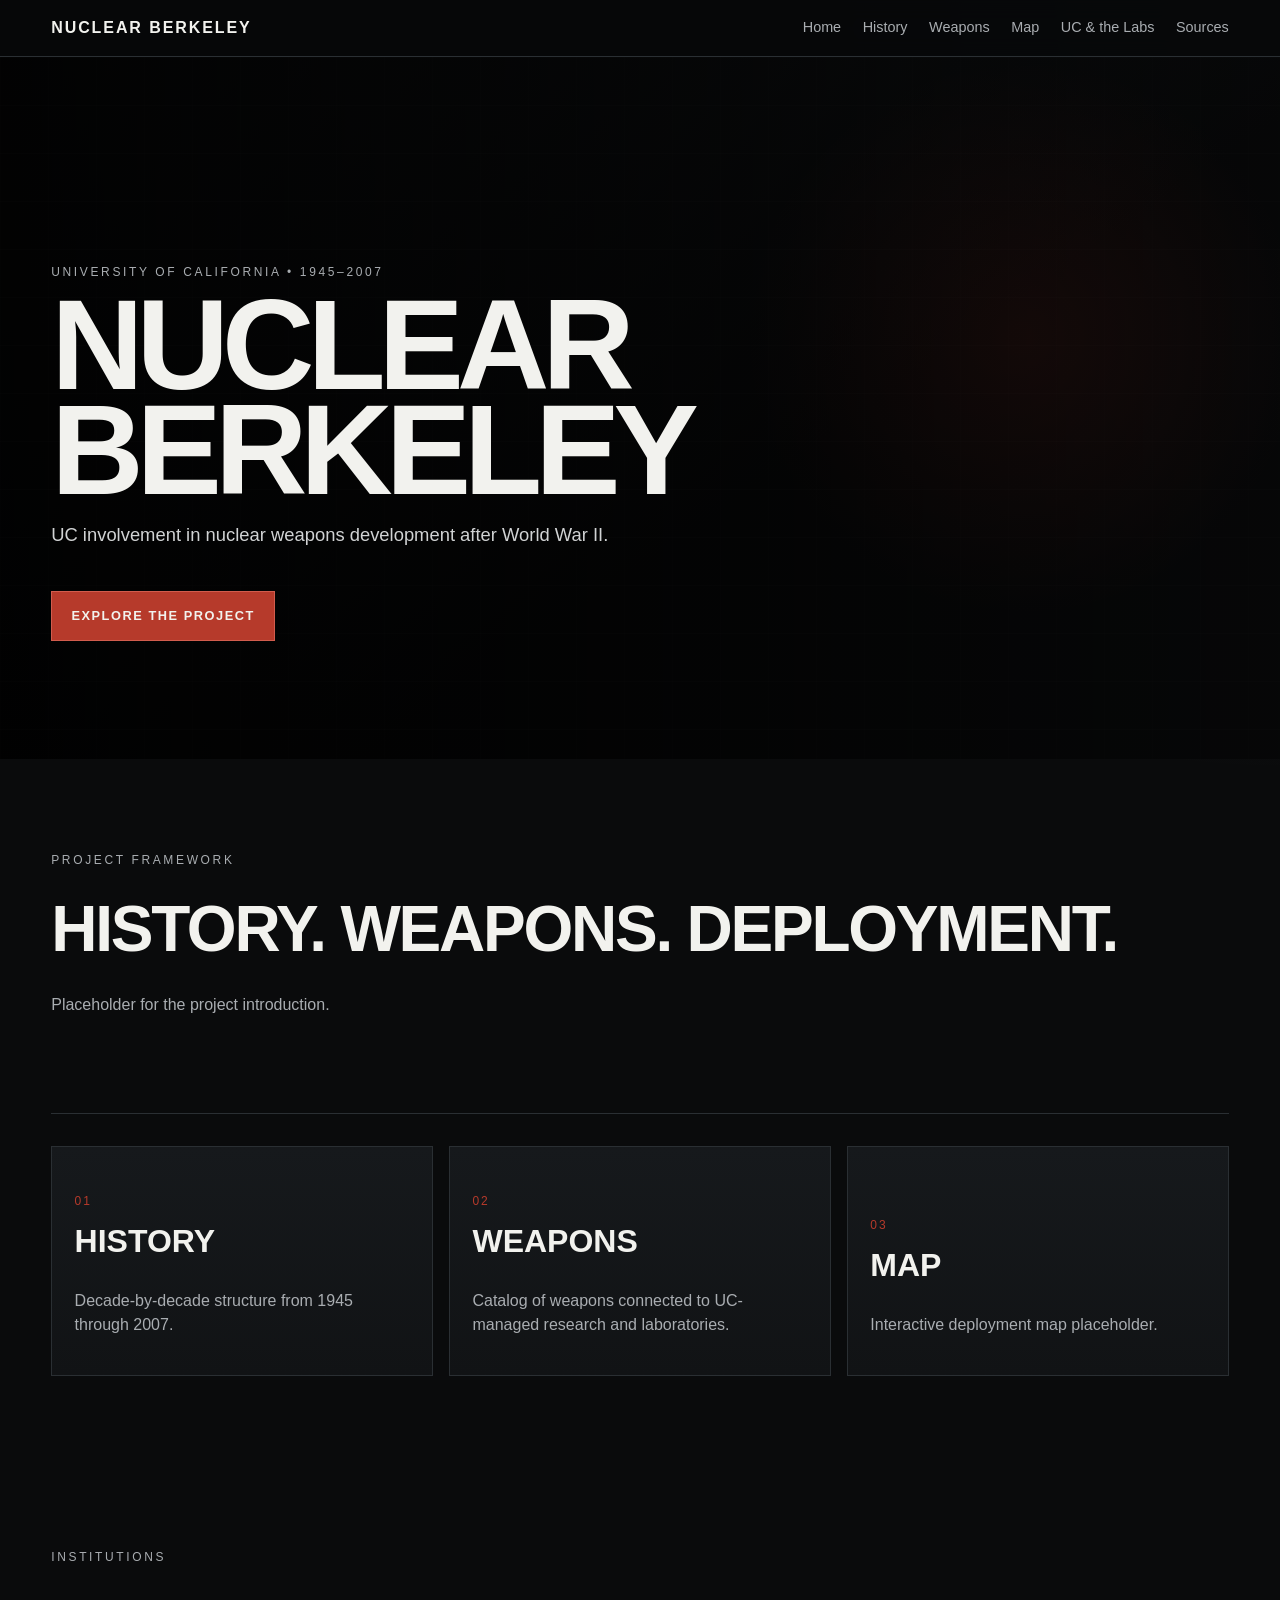
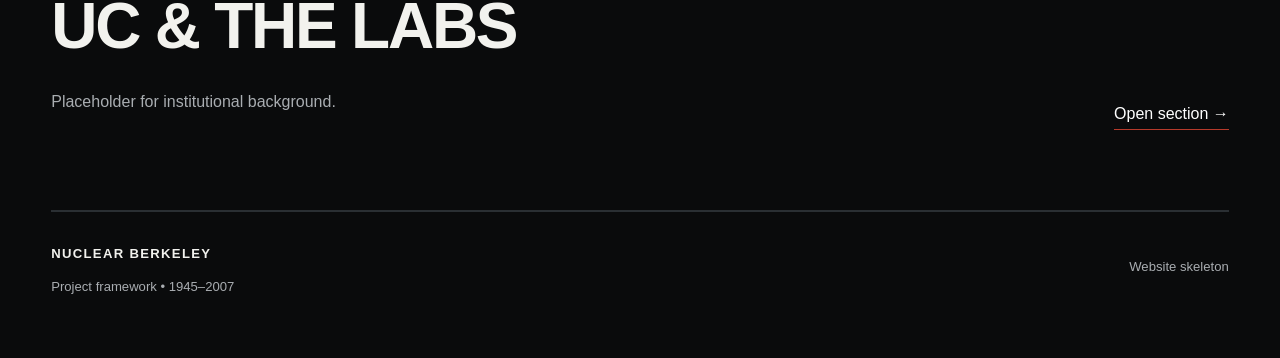
<file: index.html>
<!DOCTYPE html>
<html lang="en">
<head>
    <meta charset="UTF-8">
    <meta name="viewport" content="width=device-width, initial-scale=1.0">
    <title>Home | Nuclear Berkeley</title>
    <link rel="stylesheet" href="style.css">
</head>
<body>

<header class="site-header">
    <a class="brand" href="index.html">NUCLEAR BERKELEY</a>
    <button class="nav-toggle" aria-label="Toggle navigation">☰</button>
    <nav class="site-nav">
        <a href="index.html">Home</a>
        <a href="history.html">History</a>
        <a href="weapons.html">Weapons</a>
        <a href="map.html">Map</a>
        <a href="labs.html">UC &amp; the Labs</a>
        <a href="sources.html">Sources</a>
    </nav>
</header>


        <section class="hero">
            <div class="hero-overlay"></div>
            <div class="hero-content">
                <p class="eyebrow">UNIVERSITY OF CALIFORNIA • 1945–2007</p>
                <h1>NUCLEAR<br>BERKELEY</h1>
                <p class="hero-subtitle">UC involvement in nuclear weapons development after World War II.</p>
                <a class="button" href="history.html">Explore the project</a>
            </div>
        </section>

        <main class="page-shell">
            <section class="intro-block">
                <p class="section-kicker">PROJECT FRAMEWORK</p>
                <h2>History. Weapons. Deployment.</h2>
                <p class="placeholder">Placeholder for the project introduction.</p>
            </section>

            <section class="card-grid three">
                <a class="feature-card" href="history.html">
                    <span class="card-number">01</span>
                    <h3>History</h3>
                    <p>Decade-by-decade structure from 1945 through 2007.</p>
                </a>
                <a class="feature-card" href="weapons.html">
                    <span class="card-number">02</span>
                    <h3>Weapons</h3>
                    <p>Catalog of weapons connected to UC-managed research and laboratories.</p>
                </a>
                <a class="feature-card" href="map.html">
                    <span class="card-number">03</span>
                    <h3>Map</h3>
                    <p>Interactive deployment map placeholder.</p>
                </a>
            </section>

            <section class="split-block">
                <div>
                    <p class="section-kicker">INSTITUTIONS</p>
                    <h2>UC &amp; the Labs</h2>
                    <p class="placeholder">Placeholder for institutional background.</p>
                </div>
                <a class="text-link" href="labs.html">Open section →</a>
            </section>
        </main>
    

<footer class="site-footer">
    <div>
        <strong>NUCLEAR BERKELEY</strong>
        <p>Project framework • 1945–2007</p>
    </div>
    <p>Website skeleton</p>
</footer>
<script src="site.js"></script>

</body>
</html>
</file>
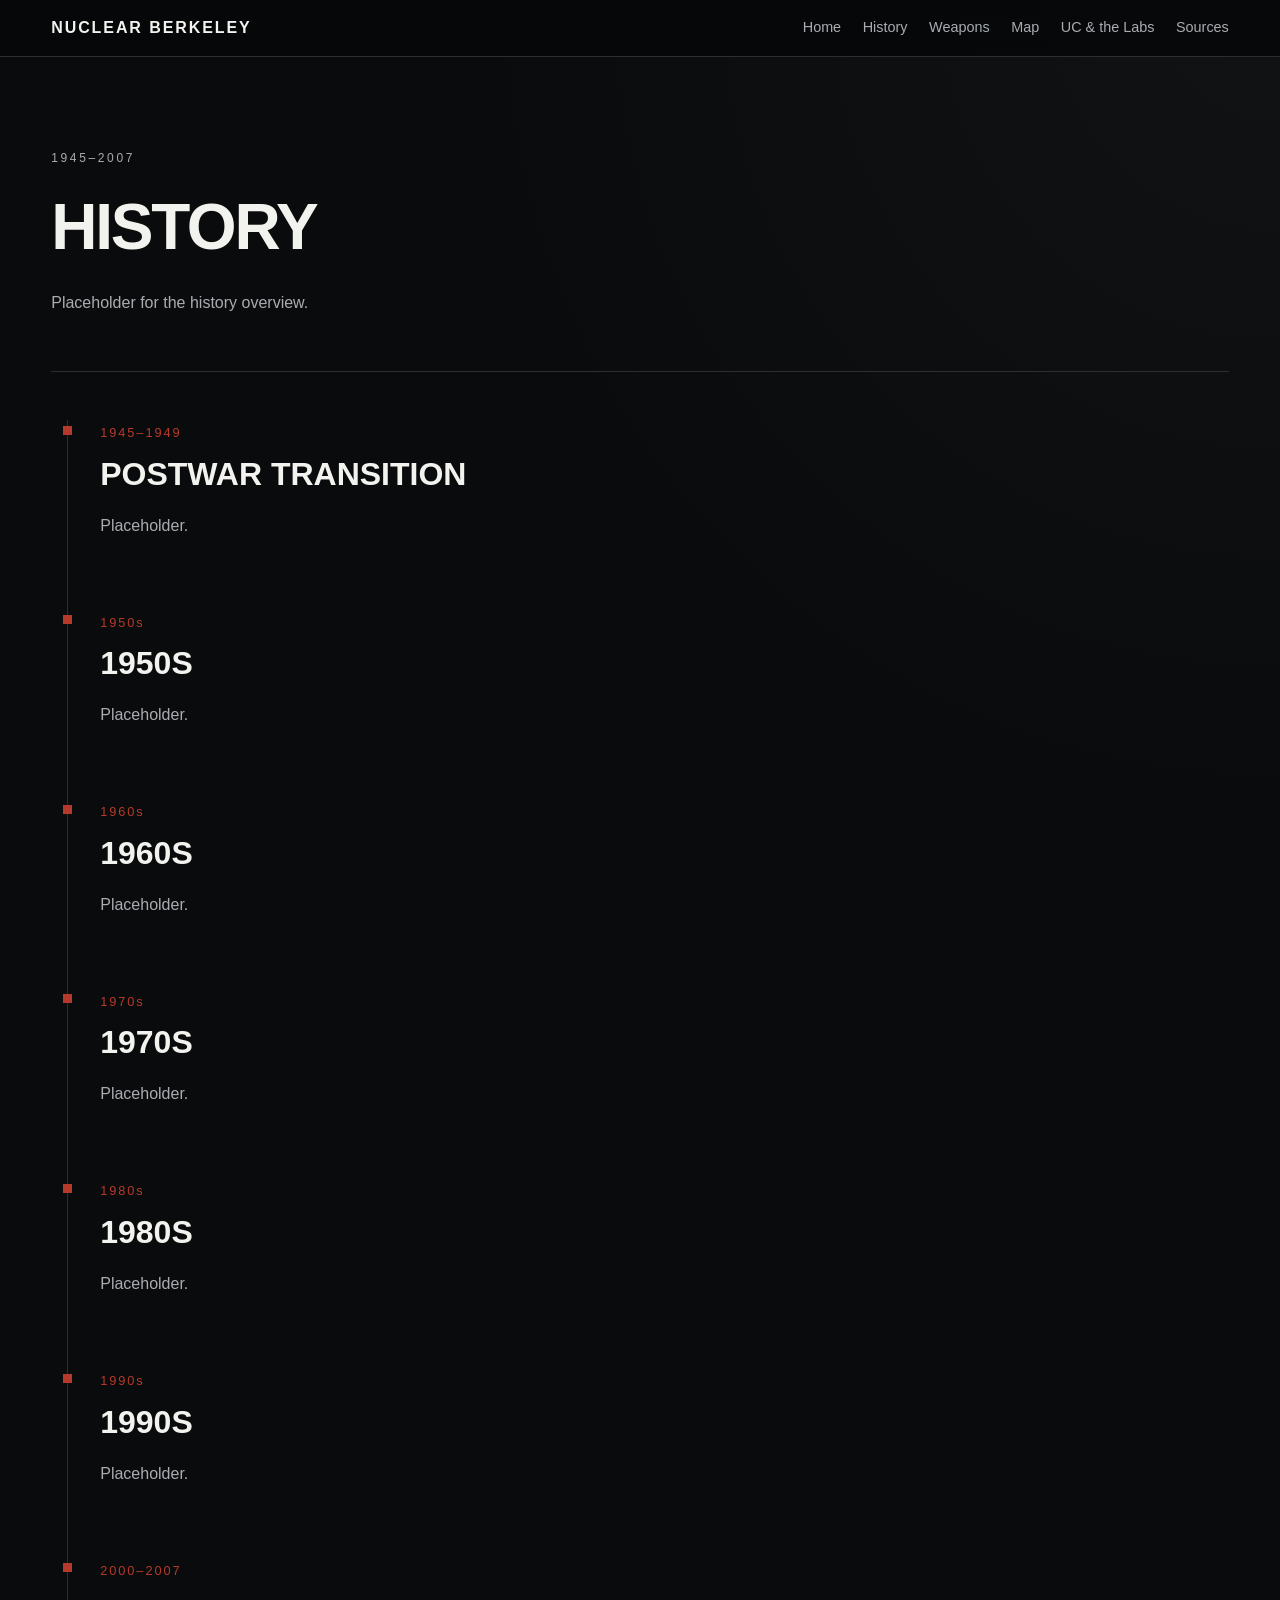
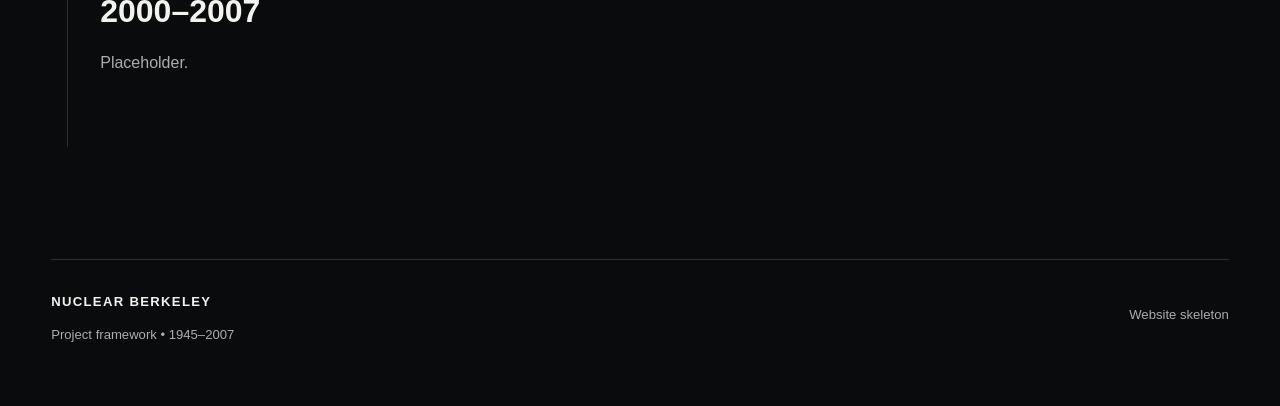
<file: history.html>
<!DOCTYPE html>
<html lang="en">
<head>
    <meta charset="UTF-8">
    <meta name="viewport" content="width=device-width, initial-scale=1.0">
    <title>History | Nuclear Berkeley</title>
    <link rel="stylesheet" href="style.css">
</head>
<body>

<header class="site-header">
    <a class="brand" href="index.html">NUCLEAR BERKELEY</a>
    <button class="nav-toggle" aria-label="Toggle navigation">☰</button>
    <nav class="site-nav">
        <a href="index.html">Home</a>
        <a href="history.html">History</a>
        <a href="weapons.html">Weapons</a>
        <a href="map.html">Map</a>
        <a href="labs.html">UC &amp; the Labs</a>
        <a href="sources.html">Sources</a>
    </nav>
</header>


        <main class="page-shell interior">
            <header class="page-header">
                <p class="section-kicker">1945–2007</p>
                <h1>History</h1>
                <p class="placeholder">Placeholder for the history overview.</p>
            </header>

            <section class="timeline">
                <article class="timeline-item"><span>1945–1949</span><h2>Postwar Transition</h2><p>Placeholder.</p></article>
                <article class="timeline-item"><span>1950s</span><h2>1950s</h2><p>Placeholder.</p></article>
                <article class="timeline-item"><span>1960s</span><h2>1960s</h2><p>Placeholder.</p></article>
                <article class="timeline-item"><span>1970s</span><h2>1970s</h2><p>Placeholder.</p></article>
                <article class="timeline-item"><span>1980s</span><h2>1980s</h2><p>Placeholder.</p></article>
                <article class="timeline-item"><span>1990s</span><h2>1990s</h2><p>Placeholder.</p></article>
                <article class="timeline-item"><span>2000–2007</span><h2>2000–2007</h2><p>Placeholder.</p></article>
            </section>
        </main>
    

<footer class="site-footer">
    <div>
        <strong>NUCLEAR BERKELEY</strong>
        <p>Project framework • 1945–2007</p>
    </div>
    <p>Website skeleton</p>
</footer>
<script src="site.js"></script>

</body>
</html>
</file>
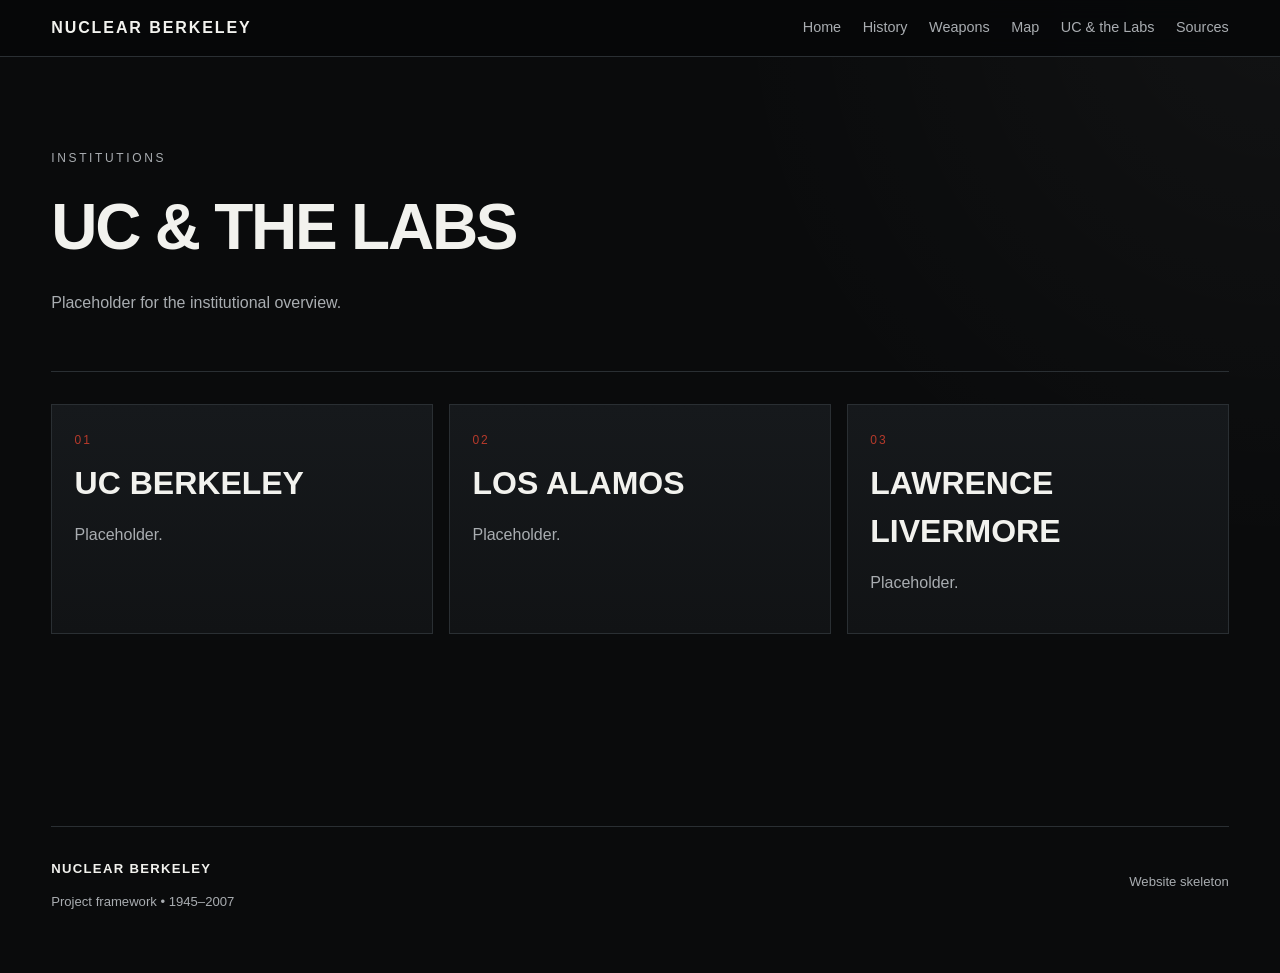
<file: labs.html>
<!DOCTYPE html>
<html lang="en">
<head>
    <meta charset="UTF-8">
    <meta name="viewport" content="width=device-width, initial-scale=1.0">
    <title>UC & the Labs | Nuclear Berkeley</title>
    <link rel="stylesheet" href="style.css">
</head>
<body>

<header class="site-header">
    <a class="brand" href="index.html">NUCLEAR BERKELEY</a>
    <button class="nav-toggle" aria-label="Toggle navigation">☰</button>
    <nav class="site-nav">
        <a href="index.html">Home</a>
        <a href="history.html">History</a>
        <a href="weapons.html">Weapons</a>
        <a href="map.html">Map</a>
        <a href="labs.html">UC &amp; the Labs</a>
        <a href="sources.html">Sources</a>
    </nav>
</header>


        <main class="page-shell interior">
            <header class="page-header">
                <p class="section-kicker">INSTITUTIONS</p>
                <h1>UC &amp; the Labs</h1>
                <p class="placeholder">Placeholder for the institutional overview.</p>
            </header>

            <section class="card-grid three">
                <article class="dossier-card"><span>01</span><h2>UC Berkeley</h2><p>Placeholder.</p></article>
                <article class="dossier-card"><span>02</span><h2>Los Alamos</h2><p>Placeholder.</p></article>
                <article class="dossier-card"><span>03</span><h2>Lawrence Livermore</h2><p>Placeholder.</p></article>
            </section>
        </main>
    

<footer class="site-footer">
    <div>
        <strong>NUCLEAR BERKELEY</strong>
        <p>Project framework • 1945–2007</p>
    </div>
    <p>Website skeleton</p>
</footer>
<script src="site.js"></script>

</body>
</html>
</file>
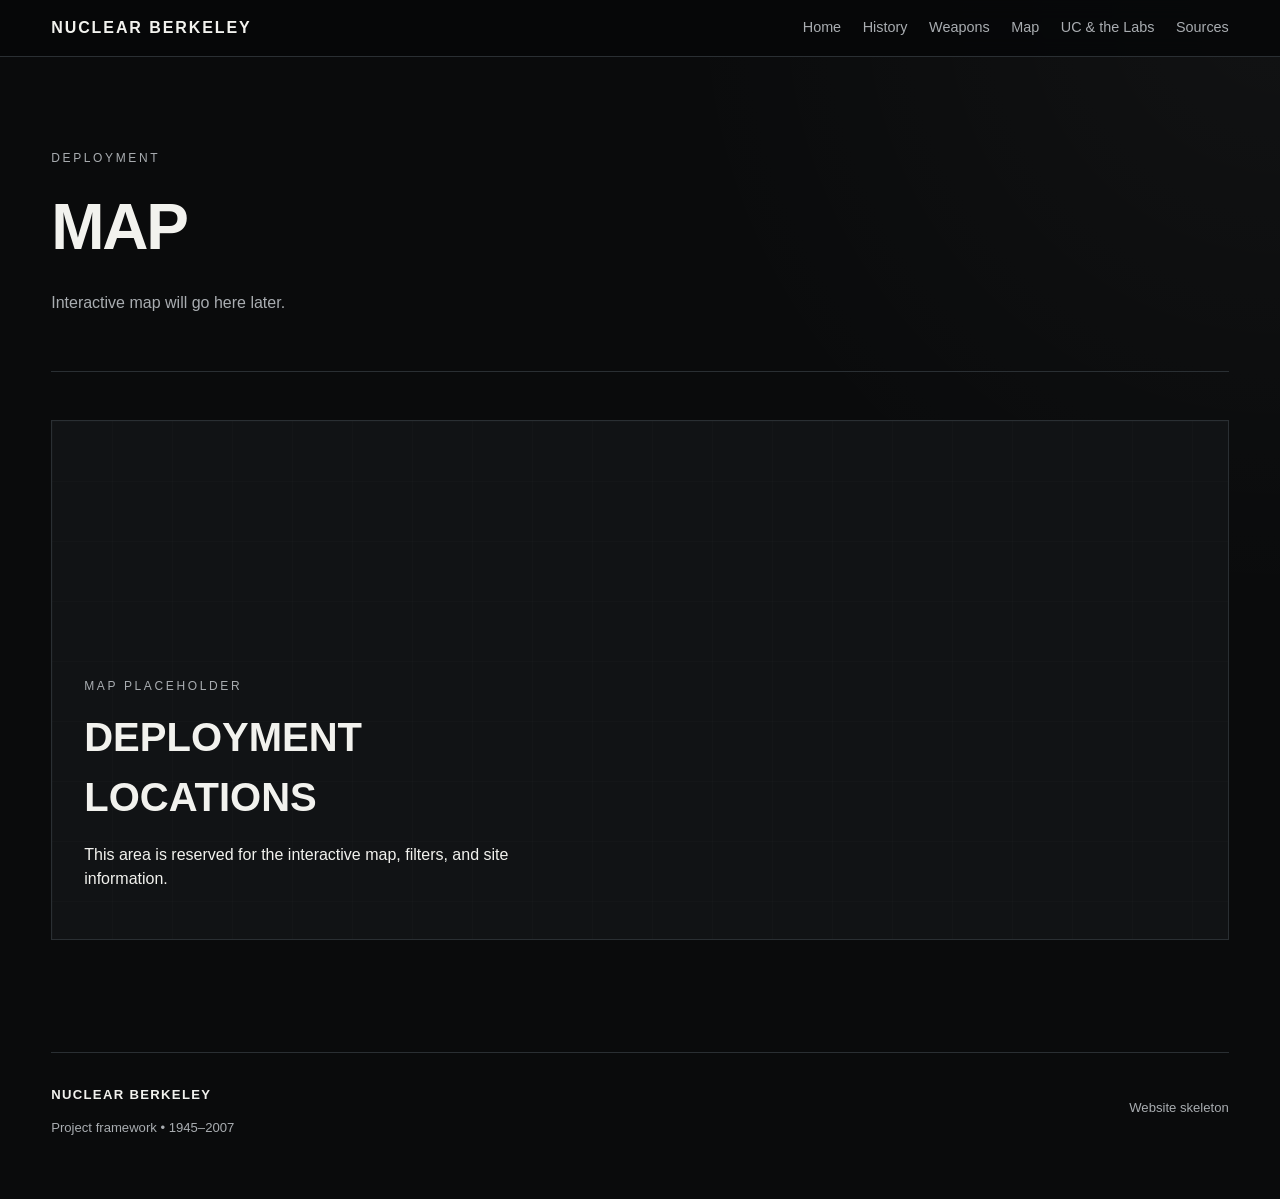
<file: map.html>
<!DOCTYPE html>
<html lang="en">
<head>
    <meta charset="UTF-8">
    <meta name="viewport" content="width=device-width, initial-scale=1.0">
    <title>Map | Nuclear Berkeley</title>
    <link rel="stylesheet" href="style.css">
</head>
<body>

<header class="site-header">
    <a class="brand" href="index.html">NUCLEAR BERKELEY</a>
    <button class="nav-toggle" aria-label="Toggle navigation">☰</button>
    <nav class="site-nav">
        <a href="index.html">Home</a>
        <a href="history.html">History</a>
        <a href="weapons.html">Weapons</a>
        <a href="map.html">Map</a>
        <a href="labs.html">UC &amp; the Labs</a>
        <a href="sources.html">Sources</a>
    </nav>
</header>


        <main class="page-shell interior">
            <header class="page-header">
                <p class="section-kicker">DEPLOYMENT</p>
                <h1>Map</h1>
                <p class="placeholder">Interactive map will go here later.</p>
            </header>

            <section class="map-placeholder">
                <div class="map-grid"></div>
                <div class="map-copy">
                    <p class="section-kicker">MAP PLACEHOLDER</p>
                    <h2>Deployment locations</h2>
                    <p>This area is reserved for the interactive map, filters, and site information.</p>
                </div>
            </section>
        </main>
    

<footer class="site-footer">
    <div>
        <strong>NUCLEAR BERKELEY</strong>
        <p>Project framework • 1945–2007</p>
    </div>
    <p>Website skeleton</p>
</footer>
<script src="site.js"></script>

</body>
</html>
</file>
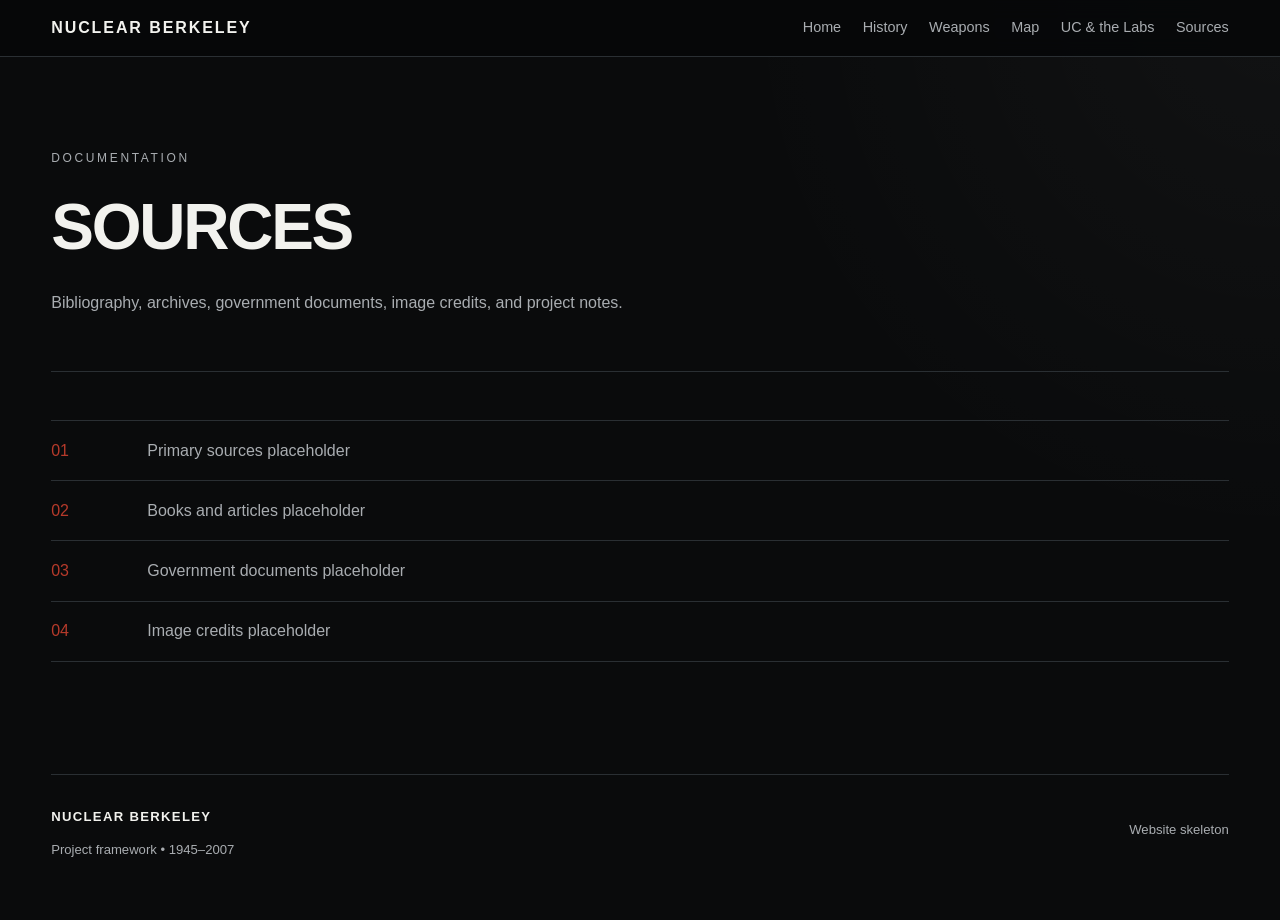
<file: sources.html>
<!DOCTYPE html>
<html lang="en">
<head>
    <meta charset="UTF-8">
    <meta name="viewport" content="width=device-width, initial-scale=1.0">
    <title>Sources | Nuclear Berkeley</title>
    <link rel="stylesheet" href="style.css">
</head>
<body>

<header class="site-header">
    <a class="brand" href="index.html">NUCLEAR BERKELEY</a>
    <button class="nav-toggle" aria-label="Toggle navigation">☰</button>
    <nav class="site-nav">
        <a href="index.html">Home</a>
        <a href="history.html">History</a>
        <a href="weapons.html">Weapons</a>
        <a href="map.html">Map</a>
        <a href="labs.html">UC &amp; the Labs</a>
        <a href="sources.html">Sources</a>
    </nav>
</header>


        <main class="page-shell interior">
            <header class="page-header">
                <p class="section-kicker">DOCUMENTATION</p>
                <h1>Sources</h1>
                <p class="placeholder">Bibliography, archives, government documents, image credits, and project notes.</p>
            </header>

            <section class="source-list">
                <div><span>01</span><p>Primary sources placeholder</p></div>
                <div><span>02</span><p>Books and articles placeholder</p></div>
                <div><span>03</span><p>Government documents placeholder</p></div>
                <div><span>04</span><p>Image credits placeholder</p></div>
            </section>
        </main>
    

<footer class="site-footer">
    <div>
        <strong>NUCLEAR BERKELEY</strong>
        <p>Project framework • 1945–2007</p>
    </div>
    <p>Website skeleton</p>
</footer>
<script src="site.js"></script>

</body>
</html>
</file>
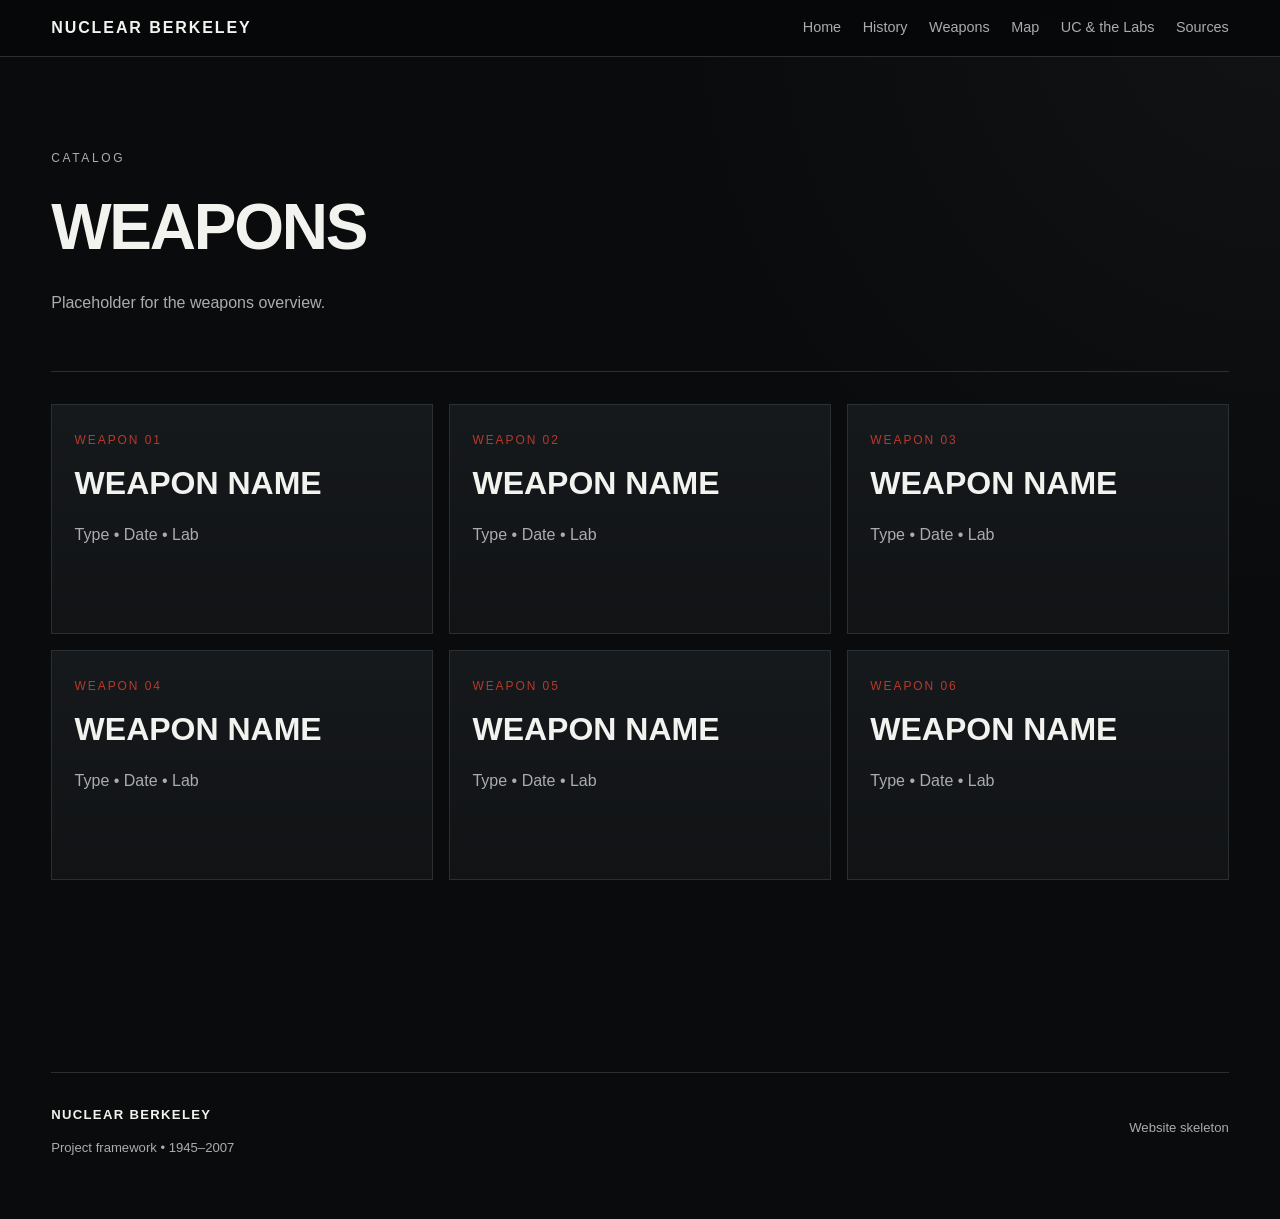
<file: weapons.html>
<!DOCTYPE html>
<html lang="en">
<head>
    <meta charset="UTF-8">
    <meta name="viewport" content="width=device-width, initial-scale=1.0">
    <title>Weapons | Nuclear Berkeley</title>
    <link rel="stylesheet" href="style.css">
</head>
<body>

<header class="site-header">
    <a class="brand" href="index.html">NUCLEAR BERKELEY</a>
    <button class="nav-toggle" aria-label="Toggle navigation">☰</button>
    <nav class="site-nav">
        <a href="index.html">Home</a>
        <a href="history.html">History</a>
        <a href="weapons.html">Weapons</a>
        <a href="map.html">Map</a>
        <a href="labs.html">UC &amp; the Labs</a>
        <a href="sources.html">Sources</a>
    </nav>
</header>


        <main class="page-shell interior">
            <header class="page-header">
                <p class="section-kicker">CATALOG</p>
                <h1>Weapons</h1>
                <p class="placeholder">Placeholder for the weapons overview.</p>
            </header>

            <section class="card-grid three">
                <article class="dossier-card"><span>WEAPON 01</span><h2>Weapon Name</h2><p>Type • Date • Lab</p></article>
                <article class="dossier-card"><span>WEAPON 02</span><h2>Weapon Name</h2><p>Type • Date • Lab</p></article>
                <article class="dossier-card"><span>WEAPON 03</span><h2>Weapon Name</h2><p>Type • Date • Lab</p></article>
                <article class="dossier-card"><span>WEAPON 04</span><h2>Weapon Name</h2><p>Type • Date • Lab</p></article>
                <article class="dossier-card"><span>WEAPON 05</span><h2>Weapon Name</h2><p>Type • Date • Lab</p></article>
                <article class="dossier-card"><span>WEAPON 06</span><h2>Weapon Name</h2><p>Type • Date • Lab</p></article>
            </section>
        </main>
    

<footer class="site-footer">
    <div>
        <strong>NUCLEAR BERKELEY</strong>
        <p>Project framework • 1945–2007</p>
    </div>
    <p>Website skeleton</p>
</footer>
<script src="site.js"></script>

</body>
</html>
</file>
<file: style.css>
:root{
    --bg:#0a0b0c;
    --panel:#111315;
    --panel-2:#16191c;
    --text:#f2f2ee;
    --muted:#a9adb1;
    --line:#2a2f33;
    --red:#b63a2b;
    --max:1200px;
}
*{box-sizing:border-box}
html{scroll-behavior:smooth}
body{
    margin:0;
    background:
        radial-gradient(circle at top right, rgba(255,255,255,.03), transparent 35%),
        var(--bg);
    color:var(--text);
    font-family:Arial, Helvetica, sans-serif;
    line-height:1.5;
}
a{color:inherit;text-decoration:none}
.site-header{
    position:sticky;
    top:0;
    z-index:20;
    display:flex;
    align-items:center;
    justify-content:space-between;
    gap:2rem;
    padding:1rem 4vw;
    background:rgba(7,8,9,.94);
    border-bottom:1px solid var(--line);
    backdrop-filter:blur(10px);
}
.brand{
    font-weight:800;
    letter-spacing:.12em;
}
.site-nav{
    display:flex;
    gap:1.35rem;
    font-size:.9rem;
}
.site-nav a{color:var(--muted)}
.site-nav a:hover{color:var(--text)}
.nav-toggle{
    display:none;
    border:1px solid var(--line);
    background:transparent;
    color:var(--text);
    font-size:1.2rem;
}
.hero{
    min-height:78vh;
    display:grid;
    align-items:center;
    position:relative;
    overflow:hidden;
    background:
        linear-gradient(90deg, rgba(0,0,0,.92) 0%, rgba(0,0,0,.72) 46%, rgba(0,0,0,.35) 100%),
        radial-gradient(circle at 80% 40%, rgba(182,58,43,.16), transparent 25%),
        linear-gradient(145deg, #171a1d 0%, #090a0b 60%);
}
.hero::after{
    content:"";
    position:absolute;
    inset:0;
    opacity:.14;
    background-image:
        linear-gradient(rgba(255,255,255,.06) 1px, transparent 1px),
        linear-gradient(90deg, rgba(255,255,255,.04) 1px, transparent 1px);
    background-size:48px 48px;
}
.hero-content{
    position:relative;
    z-index:2;
    width:min(var(--max),92vw);
    margin:auto;
    padding:5rem 0;
}
.eyebrow,.section-kicker{
    color:var(--muted);
    font-size:.75rem;
    letter-spacing:.22em;
    text-transform:uppercase;
}
.hero h1{
    margin:.4rem 0 1rem;
    max-width:800px;
    font-size:clamp(4rem,10vw,8.5rem);
    line-height:.82;
    letter-spacing:-.055em;
    text-transform:uppercase;
}
.hero-subtitle{
    max-width:620px;
    color:#d1d3d4;
    font-size:1.15rem;
}
.button{
    display:inline-block;
    margin-top:1.5rem;
    padding:.9rem 1.2rem;
    background:var(--red);
    border:1px solid #d15c4d;
    text-transform:uppercase;
    letter-spacing:.12em;
    font-size:.8rem;
    font-weight:700;
}
.page-shell{
    width:min(var(--max),92vw);
    margin:auto;
}
.interior{padding:5rem 0 7rem}
.intro-block,.split-block{
    padding:5rem 0;
    border-bottom:1px solid var(--line);
}
.intro-block h2,.split-block h2,.page-header h1{
    margin:.3rem 0;
    font-size:clamp(2.2rem,5vw,4.5rem);
    text-transform:uppercase;
    letter-spacing:-.035em;
}
.placeholder{color:var(--muted)}
.card-grid{
    display:grid;
    gap:1rem;
    padding:2rem 0 5rem;
}
.card-grid.three{grid-template-columns:repeat(3,1fr)}
.feature-card,.dossier-card{
    min-height:230px;
    padding:1.4rem;
    background:linear-gradient(180deg,var(--panel-2),var(--panel));
    border:1px solid var(--line);
}
.feature-card{
    display:flex;
    flex-direction:column;
    justify-content:flex-end;
    transition:.2s ease;
}
.feature-card:hover{
    transform:translateY(-3px);
    border-color:#4b5055;
}
.card-number,.dossier-card>span{
    color:var(--red);
    font-size:.75rem;
    letter-spacing:.16em;
}
.feature-card h3,.dossier-card h2{
    margin:.45rem 0;
    font-size:2rem;
    text-transform:uppercase;
}
.feature-card p,.dossier-card p{color:var(--muted)}
.split-block{
    display:flex;
    justify-content:space-between;
    align-items:end;
    gap:2rem;
}
.text-link{
    color:#fff;
    border-bottom:1px solid var(--red);
    padding-bottom:.2rem;
}
.page-header{
    padding-bottom:2.5rem;
    border-bottom:1px solid var(--line);
}
.timeline{
    border-left:1px solid var(--line);
    margin:3rem 0 0 1rem;
}
.timeline-item{
    position:relative;
    padding:0 0 3.5rem 2rem;
}
.timeline-item::before{
    content:"";
    position:absolute;
    left:-5px;
    top:.35rem;
    width:9px;
    height:9px;
    background:var(--red);
}
.timeline-item span{
    color:var(--red);
    font-size:.8rem;
    letter-spacing:.15em;
}
.timeline-item h2{
    margin:.35rem 0;
    font-size:2rem;
    text-transform:uppercase;
}
.timeline-item p{color:var(--muted)}
.map-placeholder{
    min-height:520px;
    margin-top:3rem;
    border:1px solid var(--line);
    position:relative;
    overflow:hidden;
    background:var(--panel);
}
.map-grid{
    position:absolute;
    inset:0;
    opacity:.16;
    background-image:
        linear-gradient(rgba(255,255,255,.09) 1px, transparent 1px),
        linear-gradient(90deg, rgba(255,255,255,.09) 1px, transparent 1px);
    background-size:60px 60px;
}
.map-copy{
    position:absolute;
    left:2rem;
    bottom:2rem;
    max-width:500px;
}
.map-copy h2{
    margin:.25rem 0;
    font-size:2.5rem;
    text-transform:uppercase;
}
.source-list{
    margin-top:3rem;
    border-top:1px solid var(--line);
}
.source-list div{
    display:grid;
    grid-template-columns:80px 1fr;
    gap:1rem;
    padding:1.1rem 0;
    border-bottom:1px solid var(--line);
}
.source-list span{color:var(--red)}
.source-list p{margin:0;color:var(--muted)}
.site-footer{
    width:min(var(--max),92vw);
    margin:auto;
    padding:2rem 0 3rem;
    border-top:1px solid var(--line);
    display:flex;
    justify-content:space-between;
    color:var(--muted);
    font-size:.82rem;
}
.site-footer strong{color:var(--text);letter-spacing:.1em}
@media (max-width:800px){
    .nav-toggle{display:block}
    .site-nav{
        display:none;
        position:absolute;
        left:0;right:0;top:100%;
        padding:1rem 4vw;
        background:#090a0b;
        border-bottom:1px solid var(--line);
        flex-direction:column;
    }
    .site-nav.open{display:flex}
    .card-grid.three{grid-template-columns:1fr}
    .split-block,.site-footer{align-items:flex-start;flex-direction:column}
    .hero{min-height:68vh}
}
</file>
